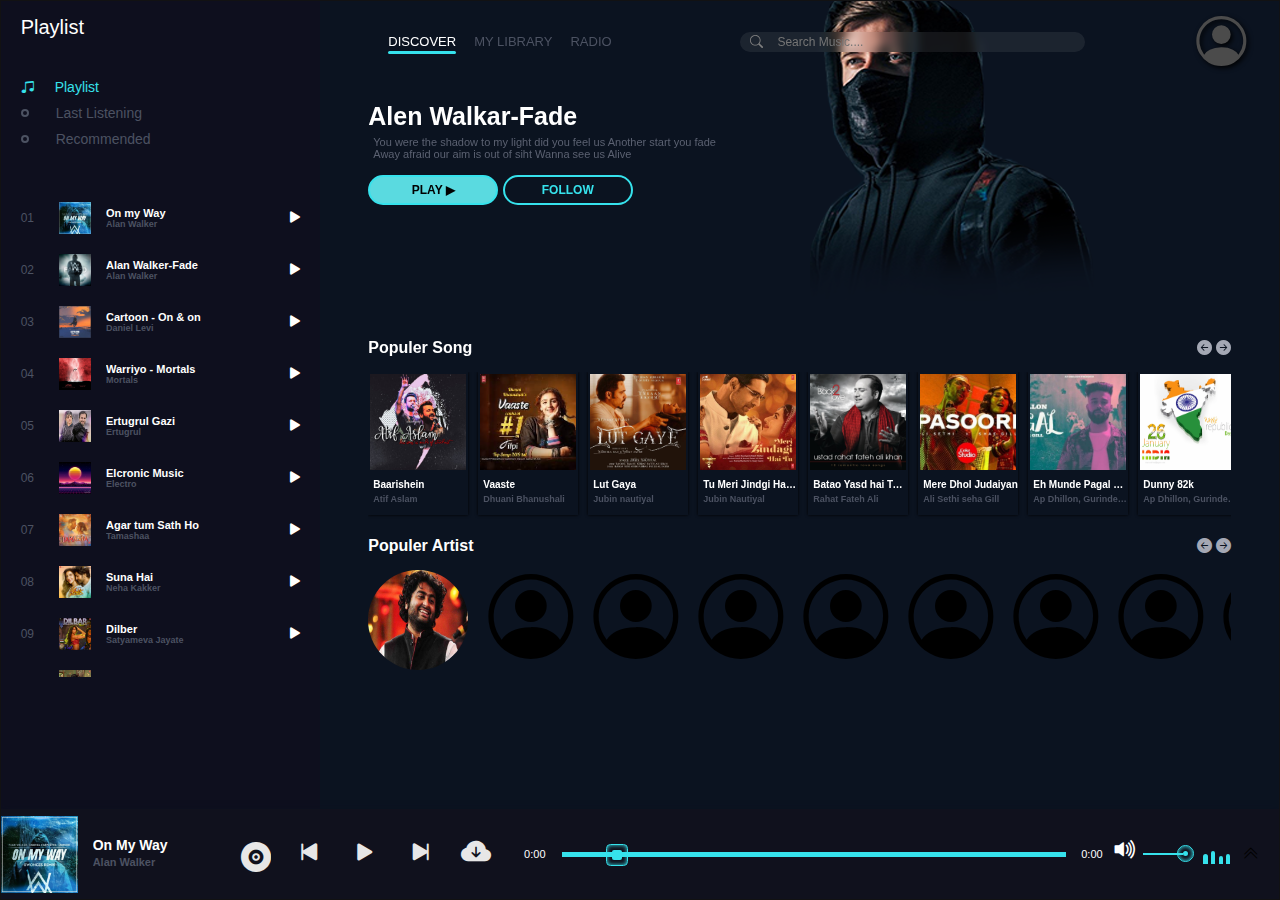
<file: index.html>
<!DOCTYPE html>
<html lang="en">
<head>
    <meta charset="UTF-8">
    <meta http-equiv="X-UA-Compatible" content="IE=edge">
    <meta name="viewport" content="width=device-width, initial-scale=1.0">
    <title>Music🎧</title>
    <link rel="stylesheet" href="https://cdn.jsdelivr.net/npm/bootstrap-icons@1.10.3/font/bootstrap-icons.css">
    <link rel="stylesheet" href="style.css">
    <link rel="stylesheet" href="mobil.css">

</head>
<body>
    <header>
        <div class="menu_side">
            <i class="bi bi-x-lg" ></i>
            <h1>Playlist</h1>
            <div class="playlist">
                <h4 class="active"><span></span><i class="bi bi-music-note-beamed"></i>Playlist</h4>
                <h4><span></span><i class="bi bi-music-note-beamed"></i>Last Listening</h4>
                <h4><span></span><i class="bi bi-music-note-beamed"></i>Recommended</h4>

            </div>
            <div class="menu_song">
                <li class="songItem">
                    <span>01</span>
                    <img src="img/1.jpg" alt="">
                    <h5>On my Way <br>
                         <div class="subtitle">Alan Walker</div>
                    </h5>
                    <i class="bi playListPlay  bi-play-fill" id="1"></i>
                </li>
                <li class="songItem">
                    <span>02</span>
                    <img src="img/2.jpg" alt="">
                    <h5>On my Way <br>
                         <div class="subtitle">Alan Walker</div>
                    </h5>
                    <i class="bi playListPlay  bi-play-fill" id="2"></i>
                </li>
                <li class="songItem">
                    <span>03</span>
                    <img src="img/3.jpg" alt="">
                    <h5>On my Way <br>
                         <div class="subtitle">Alan Walker</div>
                    </h5>
                    <i class="bi playListPlay  bi-play-fill" id="3"></i>
                </li>
                <li class="songItem">
                    <span>04</span>
                    <img src="img/4.jpg" alt="">
                    <h5>On my Way <br>
                         <div class="subtitle">Alan Walker</div>
                    </h5>
                    <i class="bi playListPlay  bi-play-fill" id="4"></i>
                </li>
                <li class="songItem">
                    <span>05</span>
                    <img src="img/5.jpg" alt="">
                    <h5>On my Way <br>
                         <div class="subtitle">Alan Walker</div>
                    </h5>
                    <i class="bi playListPlay  bi-play-fill" id="5"></i>
                </li>
                <li class="songItem">
                    <span>06</span>
                    <img src="img/6.jpg" alt="">
                    <h5>On my Way <br>
                         <div class="subtitle">Alan Walker</div>
                    </h5>
                    <i class="bi playListPlay  bi-play-fill" id="6"></i>
                </li>
                <li class="songItem">
                    <span>07</span>
                    <img src="img/7.jpg" alt="">
                    <h5>On my Way <br>
                         <div class="subtitle">Alan Walker</div>
                    </h5>
                    <i class="bi playListPlay  bi-play-fill" id="7"></i>
                </li>
                <li class="songItem">
                    <span>08</span>
                    <img src="img/8.jpg" alt="">
                    <h5>On my Way <br>
                         <div class="subtitle">Alan Walker</div>
                    </h5>
                    <i class="bi playListPlay  bi-play-fill" id="8"></i>
                </li>
                <li class="songItem">
                    <span>09</span>
                    <img src="img/8.jpg" alt="">
                    <h5>On my Way <br>
                         <div class="subtitle">Alan Walker</div>
                    </h5>
                    <i class="bi playListPlay  bi-play-fill" id="9"></i>
                </li>
                <li class="songItem">
                    <span>10</span>
                    <img src="img/8.jpg" alt="">
                    <h5>On my Way <br>
                         <div class="subtitle">Alan Walker</div>
                    </h5>
                    <i class="bi playListPlay  bi-play-fill" id="10"></i>
                </li>
                <li class="songItem">
                    <span>11</span>
                    <img src="img/8.jpg" alt="">
                    <h5>On my Way <br>
                         <div class="subtitle">Alan Walker</div>
                    </h5>
                    <i class="bi playListPlay  bi-play-fill" id="11"></i>
                </li>
                <li class="songItem">
                    <span>12</span>
                    <img src="img/8.jpg" alt="">
                    <h5>On my Way <br>
                         <div class="subtitle">Alan Walker</div>
                    </h5>
                    <i class="bi playListPlay  bi-play-fill" id="12"></i>
                </li>
                
                
            </div>
        </div>
        <div class="song_side">
            <i class="bi bi-list" id="menuopen"></i>
            <nav>
                <ul>
                    <li>Discover <span></span></li>
                    <li>My Library</li>
                    <li>Radio</li>
                </ul>
                <div class="search">
                    <i class="bi bi-search"></i>
                    <input type="text" placeholder="Search Music....">
                    <div class="search_results">
                        <!-- <a href="" class="card">
                            <img src="img/arjit_img/1.jpg" alt="">
                            <div class="content">
                                on My Way
                                <div class="subtitle">
                                    Alan Walken
                                </div>
                            </div>
                        </a> -->
                    </div>
                </div>
                <div class="user">
                    <!-- <img src="img/KDS CODER.png" alt=""> -->
                    <i class="bi bi-person-circle"></i>
                </div>
            </nav>
            <div class="content">
                <h1>Alen Walkar-Fade</h1>
                <p>You were the shadow to my light did you feel us Another start you fade <br> Away afraid our aim is out of siht Wanna see us Alive</p>
                <div class="buttons">
                    <button>PLAY ▶</button>
                    <button>FOLLOW</button>
                </div>
            </div>
            <div class="populer-song">
                <div class="h4">
                    <h4>Populer Song</h4>
                    <div class="btn_s">
                        <i class="bi bi-arrow-left-circle-fill" id="pop_song_left"></i>
                        <i class="bi bi-arrow-right-circle-fill" id="pop_song_right"></i>
                    </div>
                </div>
                <div class="pop_song">
                    
                    <li class="songItem">
                      <div class="img_play">
                        <img src="img/1.jpg" alt="">
                        <i class="bi playListPlay bi-play-fill" id="13"></i>
                        
                      </div>
                        <h5>On my Way <br>
                            <div class="subtitle">Alan Walker</div>
                        </h5>
                    </li>
                    <li class="songItem">
                      <div class="img_play">
                        <img src="img/1.jpg" alt="">
                        <i class="bi playListPlay bi-play-fill" id="14"></i>
                        
                      </div>
                        <h5>On my Way <br>
                            <div class="subtitle">Alan Walker</div>
                        </h5>
                    </li>
                    <li class="songItem">
                      <div class="img_play">
                        <img src="img/1.jpg" alt="">
                        <i class="bi playListPlay bi-play-fill" id="15"></i>
                        
                      </div>
                        <h5>On my Way <br>
                            <div class="subtitle">Alan Walker</div>
                        </h5>
                    </li>
                    <li class="songItem">
                      <div class="img_play">
                        <img src="img/1.jpg" alt="">
                        <i class="bi playListPlay bi-play-fill" id="16"></i>
                        
                      </div>
                        <h5>On my Way <br>
                            <div class="subtitle">Alan Walker</div>
                        </h5>
                    </li>
                    <li class="songItem">
                      <div class="img_play">
                        <img src="img/1.jpg" alt="">
                        <i class="bi playListPlay bi-play-fill" id="17"></i>
                        
                      </div>
                        <h5>On my Way <br>
                            <div class="subtitle">Alan Walker</div>
                        </h5>
                    </li>
                    <li class="songItem">
                      <div class="img_play">
                        <img src="img/1.jpg" alt="">
                        <i class="bi playListPlay bi-play-fill" id="18"></i>
                        
                      </div>
                        <h5>On my Way <br>
                            <div class="subtitle">Alan Walker</div>
                        </h5>
                    </li>
                    <li class="songItem">
                      <div class="img_play">
                        <img src="img/1.jpg" alt="">
                        <i class="bi playListPlay bi-play-fill" id="19"></i>
                        
                      </div>
                        <h5>On my Way <br>
                            <div class="subtitle">Alan Walker</div>
                        </h5>
                    </li>
                    <li class="songItem">
                      <div class="img_play">
                        <img src="img/1.jpg" alt="">
                        <i class="bi playListPlay bi-play-fill" id="20"></i>
                        
                      </div>
                        <h5>On my Way <br>
                            <div class="subtitle">Alan Walker</div>
                        </h5>
                    </li>
                    <li class="songItem">
                      <div class="img_play">
                        <img src="img/1.jpg" alt="">
                        <i class="bi playListPlay bi-play-fill" id="21"></i>
                        
                      </div>
                        <h5>On my Way <br>
                            <div class="subtitle">Alan Walker</div>
                        </h5>
                    </li>
                    <li class="songItem">
                      <div class="img_play">
                        <img src="img/1.jpg" alt="">
                        <i class="bi playListPlay bi-play-fill" id="22"></i>
                        
                      </div>
                        <h5>On my Way <br>
                            <div class="subtitle">Alan Walker</div>
                        </h5>
                    </li>
                    <li class="songItem">
                      <div class="img_play">
                        <img src="img/1.jpg" alt="">
                        <i class="bi playListPlay bi-play-fill" id="23"></i>
                        
                      </div>
                        <h5>On my Way <br>
                            <div class="subtitle">Alan Walker</div>
                        </h5>
                    </li>
                    <li class="songItem">
                      <div class="img_play">
                        <img src="img/1.jpg" alt="">
                        <i class="bi playListPlay bi-play-fill" id="24"></i>
                        
                      </div>
                        <h5>On my Way <br>
                            <div class="subtitle">Alan Walker</div>
                        </h5>
                    </li>
                    <li class="songItem">
                      <div class="img_play">
                        <img src="img/1.jpg" alt="">
                        <i class="bi playListPlay bi-play-fill" id="25"></i>
                        
                      </div>
                        <h5>On my Way <br>
                            <div class="subtitle">Alan Walker</div>
                        </h5>
                    </li>
                    <li class="songItem">
                      <div class="img_play">
                        <img src="img/1.jpg" alt="">
                        <i class="bi playListPlay bi-play-fill" id="26"></i>
                        
                      </div>
                        <h5>On my Way <br>
                            <div class="subtitle">Alan Walker</div>
                        </h5>
                    </li>
                    <li class="songItem">
                      <div class="img_play">
                        <img src="img/1.jpg" alt="">
                        <i class="bi playListPlay bi-play-fill" id="27"></i>
                        
                      </div>
                        <h5>On my Way <br>
                            <div class="subtitle">Alan Walker</div>
                        </h5>
                    </li>
                    <li class="songItem">
                      <div class="img_play">
                        <img src="img/1.jpg" alt="">
                        <i class="bi playListPlay bi-play-fill" id="28"></i>
                        
                      </div>
                        <h5>On my Way <br>
                            <div class="subtitle">Alan Walker</div>
                        </h5>
                    </li>
                    <li class="songItem">
                      <div class="img_play">
                        <img src="img/1.jpg" alt="">
                        <i class="bi playListPlay bi-play-fill" id="29"></i>
                        
                      </div>
                        <h5>On my Way <br>
                            <div class="subtitle">Alan Walker</div>
                        </h5>
                    </li>
                    <li class="songItem">
                      <div class="img_play">
                        <img src="img/1.jpg" alt="">
                        <i class="bi playListPlay bi-play-fill" id="30"></i>
                        
                      </div>
                        <h5>On my Way <br>
                            <div class="subtitle">Alan Walker</div>
                        </h5>
                    </li>
                    <li class="songItem">
                      <div class="img_play">
                        <img src="img/1.jpg" alt="">
                        <i class="bi playListPlay bi-play-fill" id="31"></i>
                        
                      </div>
                        <h5>On my Way <br>
                            <div class="subtitle">Alan Walker</div>
                        </h5>
                    </li>
                    <li class="songItem">
                      <div class="img_play">
                        <img src="img/1.jpg" alt="">
                        <i class="bi playListPlay bi-play-fill" id="32"></i>
                        
                      </div>
                        <h5>On my Way <br>
                            <div class="subtitle">Alan Walker</div>
                        </h5>
                    </li>
                    <li class="songItem">
                      <div class="img_play">
                        <img src="img/1.jpg" alt="">
                        <i class="bi playListPlay bi-play-fill" id="33"></i>
                        
                      </div>
                        <h5>On my Way <br>
                            <div class="subtitle">Alan Walker</div>
                        </h5>
                    </li>
                    <li class="songItem">
                      <div class="img_play">
                        <img src="img/1.jpg" alt="">
                        <i class="bi playListPlay bi-play-fill" id="34"></i>
                        
                      </div>
                        <h5>On my Way <br>
                            <div class="subtitle">Alan Walker</div>
                        </h5>
                    </li>
                    <li class="songItem">
                      <div class="img_play">
                        <img src="img/1.jpg" alt="">
                        <i class="bi playListPlay bi-play-fill" id="35"></i>
                        
                      </div>
                        <h5>On my Way <br>
                            <div class="subtitle">Alan Walker</div>
                        </h5>
                    </li>
                </div>
            </div>
            <div class="populer_artists">
                        <div class="h4">
                            <h4>Populer Artist</h4>
                            <div class="btn_s">
                                <i class="bi bi-arrow-left-circle-fill" id="pop_art_left"></i>
                                <i class="bi bi-arrow-right-circle-fill" id="pop_art_right"></i>
                            </div>
                        </div>
                        <div class="item">
                            <li>
                               <a href="arjit.html"><img src="img/arjit.jpg" alt=""></a>
                               <div class="title" style="font-size: larger; margin-left: 15px; margin-top: 10px;" >
                                <!-- Arjit Singh -->
                               </div>
                            </li>
                            <li>
                                <div class="user" style="font-size: 85px; color: black;">
                                    <!-- <img src="img/KDS CODER.png" alt=""> -->
                                    <i class="bi bi-person-circle"></i>
                                </div>
                            </li>
                            <li>
                                <div class="user" style="font-size: 85px; color: black;">
                                    <!-- <img src="img/KDS CODER.png" alt=""> -->
                                    <i class="bi bi-person-circle"></i>
                                </div>
                            </li>
                            <li>
                                <div class="user" style="font-size: 85px; color: black;">
                                    <!-- <img src="img/KDS CODER.png" alt=""> -->
                                    <i class="bi bi-person-circle"></i>
                                </div>
                            </li>
                            <li>
                                <div class="user" style="font-size: 85px; color: black;">
                                    <!-- <img src="img/KDS CODER.png" alt=""> -->
                                    <i class="bi bi-person-circle"></i>
                                </div>
                            </li>
                            <li>
                                <div class="user" style="font-size: 85px; color: black;">
                                    <!-- <img src="img/KDS CODER.png" alt=""> -->
                                    <i class="bi bi-person-circle"></i>
                                </div>
                            </li>
                            <li>
                                <div class="user" style="font-size: 85px; color: black;">
                                    <!-- <img src="img/KDS CODER.png" alt=""> -->
                                    <i class="bi bi-person-circle"></i>
                                </div>
                            </li>
                            <li>
                                <div class="user" style="font-size: 85px; color: black;">
                                    <!-- <img src="img/KDS CODER.png" alt=""> -->
                                    <i class="bi bi-person-circle"></i>
                                </div>
                            </li>
                            <li>
                                <div class="user" style="font-size: 85px; color: black;">
                                    <!-- <img src="img/KDS CODER.png" alt=""> -->
                                    <i class="bi bi-person-circle"></i>
                                </div>
                            </li>
                            <li>
                                <div class="user" style="font-size: 85px; color: black;">
                                    <!-- <img src="img/KDS CODER.png" alt=""> -->
                                    <i class="bi bi-person-circle"></i>
                                </div>
                            </li>
                            <li>
                                <div class="user" style="font-size: 85px; color: black;">
                                    <!-- <img src="img/KDS CODER.png" alt=""> -->
                                    <i class="bi bi-person-circle"></i>
                                </div>
                            </li>
                        </div>
            </div>
        </div>



        <div class="master_play " >
                       
            <img src="img/1.jpg" alt="" id="poster_master_play">
            <h5 id="title">
                On My Way 
                <div class="subtitle">
                    Alan Walker 
                </div>
            </h5>

            <div class="icon">
                <i class="bi shuffle bi-vinyl-fill">next</i>
                <i class="bi bi-skip-start-fill" id="back"></i>
                <i class="bi bi-play-fill" id="masterPlay"></i>
                <i class="bi bi-skip-end-fill" id="next"></i>
                <a href="" id="download_music" ><i class="bi bi-cloud-arrow-down-fill" ></i></a>
            </div>
                <span id="currentStart">0:00</span>
                <div class="bar">
                    <input type="range" id="seek" min="0" max="100">
                    <div class="bar2" id="bar2"></div>
                    <div class="dot"></div>
                </div>
                <span id="currentEnd">0:00</span>
            <div class="vol">
                <i class="bi bi-volume-up-fill" id="vol-icon"></i>
                <input type="range" min="0" max="100" id="vol">
                <div class="vol_bar"></div>
                <div class="dot" id="vol_dot"></div>
            </div>
            <div class="wave" id="wave">
                <div class="wave1"></div>
                <div class="wave1"></div>
                <div class="wave1"></div>
                <div class="wave1"></div>
            </div>
            <i class="bi bi-chevron-double-up"></i>
        </div>
    </header>
    <script src="App.js"></script>
</body>
</html>
</file>
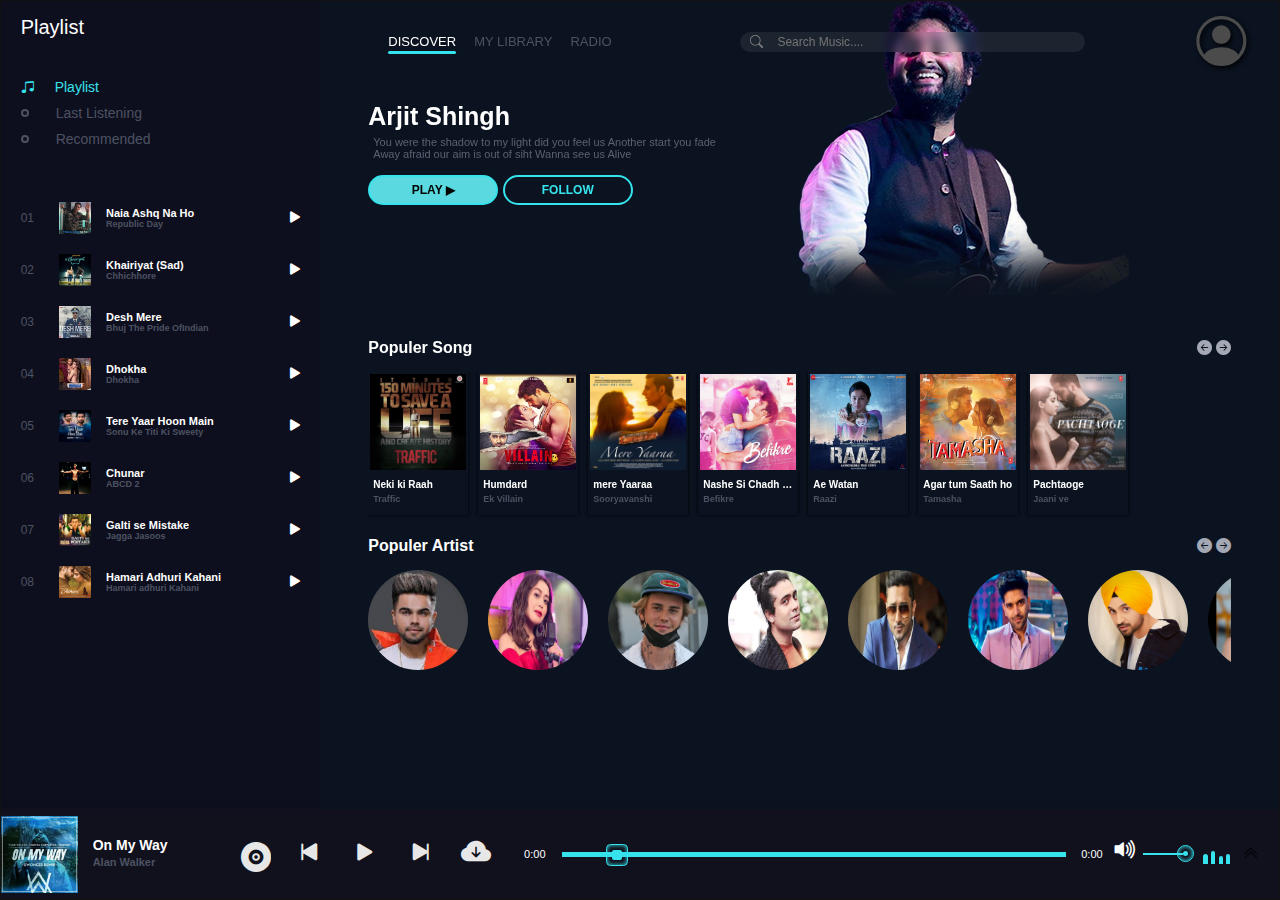
<file: arjit.html>
<!DOCTYPE html>
<html lang="en">

<head>
    <meta charset="UTF-8">
    <meta http-equiv="X-UA-Compatible" content="IE=edge">
    <meta name="viewport" content="width=device-width, initial-scale=1.0">
    <title>Music🎧</title>
    <link rel="stylesheet" href="https://cdn.jsdelivr.net/npm/bootstrap-icons@1.10.3/font/bootstrap-icons.css">
    <link rel="stylesheet" href="style.css">
        <link rel="stylesheet" href="mobil.css">

    <style>
        header .song_side::before{
    /* border: 1px solid red; */
    content: '';
    position: absolute;
    width: 100%;
    height: 300px;
    background: url('arjit_bg.png');
    overflow: hidden;
    z-index: -1;

}
    </style>

</head>

<body>
    <header>
        <div class="menu_side">
            <i class="bi bi-x-lg"></i>
            <h1>Playlist</h1>
            <div class="playlist">
                <h4 class="active"><span></span><i class="bi bi-music-note-beamed"></i>Playlist</h4>
                <h4><span></span><i class="bi bi-music-note-beamed"></i>Last Listening</h4>
                <h4><span></span><i class="bi bi-music-note-beamed"></i>Recommended</h4>

            </div>
            <div class="menu_song">
                <li class="songItem">
                    <span>01</span>
                    <img src="img/1.jpg" alt="">
                    <h5>On my Way <br>
                        <div class="subtitle">Alan Walker</div>
                    </h5>
                    <i class="bi playListPlay  bi-play-fill" id="1"></i>
                </li>
                <li class="songItem">
                    <span>02</span>
                    <img src="img/2.jpg" alt="">
                    <h5>On my Way <br>
                        <div class="subtitle">Alan Walker</div>
                    </h5>
                    <i class="bi playListPlay  bi-play-fill" id="2"></i>
                </li>
                <li class="songItem">
                    <span>03</span>
                    <img src="img/3.jpg" alt="">
                    <h5>On my Way <br>
                        <div class="subtitle">Alan Walker</div>
                    </h5>
                    <i class="bi playListPlay  bi-play-fill" id="3"></i>
                </li>
                <li class="songItem">
                    <span>04</span>
                    <img src="img/4.jpg" alt="">
                    <h5>On my Way <br>
                        <div class="subtitle">Alan Walker</div>
                    </h5>
                    <i class="bi playListPlay  bi-play-fill" id="4"></i>
                </li>
                <li class="songItem">
                    <span>05</span>
                    <img src="img/5.jpg" alt="">
                    <h5>On my Way <br>
                        <div class="subtitle">Alan Walker</div>
                    </h5>
                    <i class="bi playListPlay  bi-play-fill" id="5"></i>
                </li>
                <li class="songItem">
                    <span>06</span>
                    <img src="img/6.jpg" alt="">
                    <h5>On my Way <br>
                        <div class="subtitle">Alan Walker</div>
                    </h5>
                    <i class="bi playListPlay  bi-play-fill" id="6"></i>
                </li>
                <li class="songItem">
                    <span>07</span>
                    <img src="img/7.jpg" alt="">
                    <h5>On my Way <br>
                        <div class="subtitle">Alan Walker</div>
                    </h5>
                    <i class="bi playListPlay  bi-play-fill" id="7"></i>
                </li>
                <li class="songItem">
                    <span>08</span>
                    <img src="img/8.jpg" alt="">
                    <h5>On my Way <br>
                        <div class="subtitle">Alan Walker</div>
                    </h5>
                    <i class="bi playListPlay  bi-play-fill" id="8"></i>
                </li>
            </div>
        </div>
        <div class="song_side">
             <i class="bi bi-list" id="menuopen"></i>
            <nav>
                <ul>
                    <li>Discover <span></span></li>
                    <li>My Library</li>
                    <li>Radio</li>
                </ul>
                <div class="search">
                    <i class="bi bi-search"></i>
                    <input type="text" placeholder="Search Music....">
                </div>
                <div class="user">
                    <!-- <img src="img/KDS CODER.png" alt=""> -->
                    <i class="bi bi-person-circle"></i>
                </div>
            </nav>
            <div class="content">
                <h1>Arjit Shingh</h1>
                <p>You were the shadow to my light did you feel us Another start you fade <br> Away afraid our aim is
                    out of siht Wanna see us Alive</p>
                <div class="buttons">
                    <button>PLAY ▶</button>
                    <button>FOLLOW</button>
                </div>
            </div>
            <div class="populer-song">
                <div class="h4">
                    <h4>Populer Song</h4>
                    <div class="btn_s">
                        <i class="bi bi-arrow-left-circle-fill" id="pop_song_left"></i>
                        <i class="bi bi-arrow-right-circle-fill" id="pop_song_right"></i>
                    </div>
                </div>
                <div class="pop_song">
                    <li class="songItem">
                        <div class="img_play">
                            <img src="img/1.jpg" alt="">
                            <i class="bi playListPlay bi-play-fill" id="9"></i>

                        </div>
                        <h5>On my Way <br>
                            <div class="subtitle">Alan Walker</div>
                        </h5>
                    </li>
                    <li class="songItem">
                        <div class="img_play">
                            <img src="img/1.jpg" alt="">
                            <i class="bi playListPlay bi-play-fill" id="10"></i>

                        </div>
                        <h5>On my Way <br>
                            <div class="subtitle">Alan Walker</div>
                        </h5>
                    </li>
                    <li class="songItem">
                        <div class="img_play">
                            <img src="img/1.jpg" alt="">
                            <i class="bi playListPlay bi-play-fill" id="11"></i>

                        </div>
                        <h5>On my Way <br>
                            <div class="subtitle">Alan Walker</div>
                        </h5>
                    </li>
                    <li class="songItem">
                        <div class="img_play">
                            <img src="img/1.jpg" alt="">
                            <i class="bi playListPlay bi-play-fill" id="12"></i>

                        </div>
                        <h5>On my Way <br>
                            <div class="subtitle">Alan Walker</div>
                        </h5>
                    </li>
                    <li class="songItem">
                        <div class="img_play">
                            <img src="img/1.jpg" alt="">
                            <i class="bi playListPlay bi-play-fill" id="13"></i>

                        </div>
                        <h5>On my Way <br>
                            <div class="subtitle">Alan Walker</div>
                        </h5>
                    </li>
                    <li class="songItem">
                        <div class="img_play">
                            <img src="img/1.jpg" alt="">
                            <i class="bi playListPlay bi-play-fill" id="14"></i>

                        </div>
                        <h5>On my Way <br>
                            <div class="subtitle">Alan Walker</div>
                        </h5>
                    </li>
                    <li class="songItem">
                        <div class="img_play">
                            <img src="img/1.jpg" alt="">
                            <i class="bi playListPlay bi-play-fill" id="15"></i>

                        </div>
                        <h5>On my Way <br>
                            <div class="subtitle">Alan Walker</div>
                        </h5>
                    </li>
                   
                </div>
            </div>
            <div class="populer_artists">
                <div class="h4">
                    <h4>Populer Artist</h4>
                    <div class="btn_s">
                        <i class="bi bi-arrow-left-circle-fill" id="pop_art_left"></i>
                        <i class="bi bi-arrow-right-circle-fill" id="pop_art_right"></i>
                    </div>
                </div>
                <div class="item">

                    <li>
                        <img src="img/akhil.jpg" alt="">
                    </li>
                    <li>
                        <img src="img/neha.jpg" alt="">
                    </li>
                    <li>
                        <img src="img/justin-bieber-lede.jpg" alt="">
                    </li>
                    <li>
                        <img src="img/jubin Nautiyal.jpg" alt="">
                    </li>
                    <li>
                        <img src="img/honey.jpg" alt="">
                    </li>
                    <li>
                        <img src="img/guru.jpg" alt="">
                    </li>
                    <li>
                        <img src="img/Diljit_Dosanjh.jpg" alt="">
                    </li>
                    <li>
                        <img src="img/dhvani.jpg" alt="">
                    </li>
                    <li>
                        <img src="img/atif.jpg" alt="">
                    </li>
                    <li>
                        <img src="img/alan.jpg" alt="">
                    </li>

                
                </div>
            </div>
        </div>



            <div class="master_play">
                <img src="img/1.jpg" alt="" id="poster_master_play">
                <h5 id="title">
                    On My Way
                    <div class="subtitle">
                        Alan Walker
                    </div>
                </h5>
            
                <div class="icon">
                    <i class="bi shuffle bi-vinyl-fill">next</i>
                    <i class="bi bi-skip-start-fill" id="back"></i>
                    <i class="bi bi-play-fill" id="masterPlay"></i>
                    <i class="bi bi-skip-end-fill" id="next"></i>
                    <a href="" id="download_music"><i class="bi bi-cloud-arrow-down-fill"></i></a>
                </div>
                <span id="currentStart">0:00</span>
                <div class="bar">
                    <input type="range" id="seek" min="0" max="100">
                    <div class="bar2" id="bar2"></div>
                    <div class="dot"></div>
                </div>
                <span id="currentEnd">0:00</span>
                <div class="vol">
                    <i class="bi bi-volume-up-fill" id="vol-icon"></i>
                    <input type="range" min="0" max="100" id="vol">
                    <div class="vol_bar"></div>
                    <div class="dot" id="vol_dot"></div>
                </div>
                <div class="wave" id="wave">
                    <div class="wave1"></div>
                    <div class="wave1"></div>
                    <div class="wave1"></div>
                    <div class="wave1"></div>
                </div>
                        <i class="bi bi-chevron-double-up"></i>
            </div>
    </header>
    <script src="Arjit.js"></script>
</body>

</html>
</file>
<file: style.css>
*{
    padding: 0;
    margin: 0;
    box-sizing: border-box;
}

body{
    font-family:Verdana, Geneva, Tahoma, sans-serif;
    width: 100%;
    height: 100vh;
    background: #121213;
    display: flex;
    align-items: center;
    justify-content: center;
    margin: 0 auto;
    /* display: grid; */
    /* place-items: center; */

}
h1::selection{
    background-color: #000000;
}
h5::selection{
    background-color: #000000;
}
div::selection{
    background-color: #000000;
}
span::selection{
    background-color: #000000;
}
img::selection{
    background-color: #000000;
}
h4::selection{
    background-color: #000000;
}
p::selection{
    background-color: #000000;
}
button::selection{
    background-color: #000000;
}
li::selection{
    background-color: #000000;
}
input::selection{
    background-color: #000000;
}
header{
    width: 85%;
    height: 95%;
    width: 99.9%;
    height: 99.8%;
    /* border: 1px solid #fff; */
    display: flex;
    flex-wrap: wrap;
    overflow: hidden;
    position: relative;
}
header .menu_side, .song_side{
    width: 25%;
    height: 90%;
    /* border: 1px solid red; */
    background: #0e0f1e;
    color: white;
}
header .song_side{
    width: 75%;
    background: #0b1320;
}
header .master_play{
    width: 100%;
    height: 10%;
    /* border:1px solid #00ff04; */
    background: #10111d;
    box-shadow: 0px 3px 8px #090f1f;

}
header .menu_side h1{
        /* border:1px solid #00ff04; */
    font-size: 20px;
    margin: 15px 0px 0px 20px ;
    font-weight: 500;
}
header .menu_side .playlist{
    margin: 40px 0px 0px 20px;
}
header .menu_side .playlist h4{
    font-size: 14px;
    font-weight: 400;
    padding-bottom: 10px;
    color: #4c5262;
    cursor: pointer;
    display: flex;
    align-items: center;
    transition: 0.3s linear;
}
header .menu_side .playlist h4:hover{
    color: wheat;
}
header .menu_side .playlist h4 span{
    position: relative;
    margin-right: 35px;
    
}
header .menu_side .playlist h4 span::before{
    content: '';
    position: absolute;
    width: 4px;
    height: 4px;
    border: 2px solid #4c5262;
    border-radius: 50%;
    top: -4px;
    transition: .3s linear;
}
header .menu_side .playlist h4:hover span::before{
    border: 2px solid white;
    background: white;

}
header .menu_side .playlist h4 .bi{
    display: none;
}
header .menu_side .playlist .active {
    color: #36e2ec;
}
header .menu_side .playlist .active span {
    display: none;
}
header .menu_side .playlist .active .bi {
    display: flex;
    margin-right: 20px;
}
header .menu_side .menu_song{
    width: 100%;
    height: 480px;
    /* border: 1px solid rgb(207, 70, 70); */
    margin-top: 40px;
    overflow: hidden;
    z-index: -59579;
    overflow: scroll;
}
header .menu_side .menu_song::-webkit-scrollbar{
   display: none;
}
header .menu_side .menu_song li{
    list-style-type: none;
    position: relative;
    padding: 5px 0px 5px 20px;
    display: flex;
    align-items: center;
    margin-bottom: 10px;
    cursor: pointer;
    transition: .3s linear;
}
header .menu_side .menu_song li:hover{
    box-shadow: 0px 0px 10px black;
    background: rgb(105, 105, 105, .1);
}

header .menu_side .menu_song li span{
    font-size: 12px;
    font-weight: 500;
    color: #4c5262;
}
header .menu_side .menu_song li img{
    width: 32px;
    height: 32px;
    margin-left: 25px;
}
header .menu_side .menu_song li h5{
    font-size: 11px;
    margin-left: 15px;
    width: 170px;
    /* border: 1px solid #fff; */
    overflow: hidden;
    text-overflow: ellipsis;
    white-space: nowrap;
}
header .menu_side .menu_song li h5 .subtitle{
    font-size: 9px;
    color: #4c5262;
}
header .menu_side .menu_song li .bi{
    position: absolute;
    right: 15px;
    font-size: 20px;
}
header .menu_side .menu_song li .bi:hover{
    color: rgb(0, 255, 153);
}
header .menu_side .menu_song li:hover{
    color: rgb(0, 202, 209);
}
header .menu_side .menu_song li h5 .subtitle:hover{
    color: rgb(177, 177, 177);
}

header .master_play {
    display: flex;
    align-items: center;
    padding: 0px 20px;
    z-index: 535534;
}

header .master_play .wave{
    width: 30px;
    height: 30px;
    /* border: 1px solid pink; */
    padding-bottom: 5px;
    display: flex;
    align-items:flex-end;
    margin: 0px 10px 0px 20px;
    /* right:  10%; */
}
header .master_play .wave .wave1{
    width: 5px;
    height: 10px;
    background: #36e2ec;
    margin-right: 3px;
    border-radius: 10px 10px 0px 0px;
    animation: wave unset;
    /* animation: wave .5s linear infinite; */
}
header .master_play .wave .wave1:nth-child(2){
    height: 13px;
    margin-right: 3.3px;
        animation-delay: .4s;
}
header .master_play .wave .wave1:nth-child(3){
    height: 8px;
    animation-delay: .7s;
}

/* javascript classes */

header .master_play .active1 .wave1{
    animation: wave .5s linear infinite;
}
header .master_play .active1:nth-child(2) {
    animation-delay: .4s;
}

header .master_play .active1:nth-child(3) {
    animation-delay: .7s;
}

@keyframes wave{
    0%{
        height:0px;
    }
    30%{
        height:9px;
    }
    60%{
        height:20px;
    }
    80%{
        height:10px;
    }
    100%{
        height:15px;
    }

}

header .master_play img {
    margin-left: -20px;
    width: 77px;
    height: auto;
    position: sticky;
}
header .master_play h5 {
    margin-right: 10vh;
    width: 200px;
    /* border: 1px solid greenyellow; */
    margin-left: 15px;
    color: #fff;
    line-height: 17px;
    overflow: hidden;
    text-overflow: ellipsis;
    white-space: nowrap;
    font-size: 14px;
    /* left: 5%; */
    position: relative;
}
/* header .master_play #currentEnd {
} */
header .master_play h5 .subtitle {
    font-size: 11px;
    overflow: hidden;
    text-overflow: ellipsis;
    white-space: nowrap;
    color: #4c5262;
    width: 100%;
}

header .master_play .icon{
    font-size: 90px;
    font-size: 20px;
    color: white;
    margin: 0px 0px 0px 10px;
    outline: none;
    align-items: center;
    /* border: 1px solid red; */
    min-width: 250px;
}
header .master_play .icon .bi{
    cursor: pointer;
    outline: none;
    color: rgb(231, 231, 231);
    cursor: pointer;
    font-size: 30px;
}

header .master_play .icon .shuffle{
    /* cursor: pointer; */
    /* outline: none; */
    font-size: 30px;
    margin-right: 10px;
    max-width: 31.9px;
    /* border: 1px solid red; */
    padding: 2px;
    overflow: hidden;
    display: flex;
    align-items: center;
    margin-left: -35px;
    margin-bottom: -40px;
}
header .master_play .icon #download_music{
    text-decoration: none;
    color: white;
    font-size: 22px;
    margin-left: 10px;
}

header .master_play .icon .bi:nth-child(2){

    margin-left: 8%;
}
header .master_play .icon .bi:nth-child(3){

    margin-left: 8%;
}
header .master_play .icon .bi:nth-child(4){

    margin-left: 8%;
}
header .master_play .icon #download_music:nth-child(5){
    margin-left: 8%;
}
header .master_play span{
    color: #fff;
    width: 32px;
    /* border: 1px solid red; */
    font-size: 11px;
    font-weight: 400;
}
header .master_play #currentStart{
    /* margin: 0px 20px 0px 20px; */
}

header .master_play .bar{
    position: relative;
    width: 100%;
    height: 5px;
    background: rgb(105, 105, 170, .1);
    margin: 0px 15px 0px 0px;
    /* bottom: 10%; */
    /* position: absolute; */
    margin-left: 1.3%;
}

header .master_play .bar .bar2{
    position: absolute;
    background: #36e2ec;
    width: 100%;
    height: 100%;
    top: 0;
    transition: 1s linear;
}
/* vol_bar */
header .master_play .bar .dot{
    position: absolute;
    width: 10px;
    height: 10px;
    background: #36e2ec;
    border-radius: 20%;
    left: 10%;
    /* left: 0%; */
    top: -1.7px;
    transition: 1s linear;
}

header .master_play .bar .dot::before{
    position: absolute;
    content: '';
    width: 20px;
    height: 20px;
    border: 1px solid #36e2ec;
    border-radius: 20%;
    left: -6px;
    top: -6px;
    box-shadow:  inset 0px 0px 4px  #36e2ec;
    -webkit-animation: spin 2s linear infinite;
        animation: spin 2s linear infinite;
}

/* -webkit-animation: spin 2s linear infinite;
animation: spin 2s linear infinite; */



@-webkit-keyframes spin {
    0% {
        -webkit-transform: rotate(0deg);
    }

    100% {
        -webkit-transform: rotate(360deg);
    }
}

@keyframes spin {
    0% {
        transform: rotate(0deg);
    }

    100% {
        transform: rotate(360deg);
    }
}

header .master_play .bar input{
    position: absolute;
    width: 100%;
    top: -7px;
    left: 0;
    cursor: pointer;
    z-index: 99999;
    opacity: 0;
}


header .master_play .vol{
    position: relative;
    width: 100px;
    height: 2px;
    background: rgb(105, 105, 170, .1);
    /* margin-left: 50px; */
    /* left:75%; */
    margin-left: 40px;
}

header .master_play .vol .bi{
    position: absolute;
    color: #fff;
    font-size: 25px;
    top: -17px;
    left: -30px;
}
header .master_play .vol input {
    position: absolute;
    width: 100%;
    top: -7px;
    left: 0;
    cursor: pointer;
    z-index: 9999;
    opacity: 0;
}
header .master_play .vol .vol_bar {
    position: absolute;
    background: #36e2ec;
    width: 100%;
    height: 100%;
    top: 0;
    transition: 1s linear;
}
header .master_play .vol .dot{
    position: absolute;
    width: 5px;
    height: 5px;
    background: #36e2ec;
    border-radius: 50%;
    left: 100%;
        top: -1.7px;
        transition: 1s linear;
}
    header .master_play .vol .dot::before {
        position: absolute;
            content: '';
            width: 15px;
            height: 15px;
            border: 1px solid #36e2ec;
            border-radius: 50%;
            left: -6px;
            top: -6px;
            box-shadow: inset 0px 0px 4px #36e2ec;
}
header .song_side{
    z-index: 2;
    /* border: 1px solid red; */
}
header .song_side::before{
    /* border: 1px solid red; */
    content: '';
    position: absolute;
    width: 100%;
    height: 300px;
    background: url('img/bg.png');
    overflow: hidden;
    z-index: -1;

}
header .song_side nav{
    width: 90%;
    height: 10%;
    /* border: 1px solid #889fdf; */
    margin: auto;
    display: flex;
    align-items: center;
    justify-content: space-between;
}
header .song_side nav ul{
    display: flex;
    margin-left: 20px;
}
header .song_side nav ul li{
    list-style-type: none;
    position: relative;
    font-size: 13px;
    text-transform: uppercase;
    color: #4c5262;
    margin-right: 18px;
    cursor: pointer;
    transition: .5s linear;
}
header .song_side nav ul li:hover{
    color: #fff;
}
header .song_side nav ul li:nth-child(1){
    color: #fff;
}
header .song_side nav ul li span{
    position: absolute;
    width: 100%;
    height: 2.5px;

    background: #36e2ec;
    bottom: -5px;
    left: 0;
    border-radius: 20px;
}
header .song_side nav .search{
    position: relative;
    width: 40%;

    padding: 1px 10px;
    border-radius: 20px;
    /* border: 1px solid #fff; */
    color: gray;
}
header .song_side nav .search::before{
    content: '';
    position: absolute;
    width: 100%;
    height: 100%;
    background: rgb(184, 184, 184, .1);
    border-radius: 20px;
    backdrop-filter: blur(5px);
    z-index: -1;
}
header .song_side nav .search .search_results{
    position: absolute;
    width: 100%;
    height: 200px;
    /* border: 1px solid rgb(0, 255, 26); */
    margin-top: 10px;
    border-radius: 10px;
    overflow: auto;
}
header .song_side nav .search .search_results::-webkit-scrollbar{
    display: none;
}
header .song_side nav .search .search_results .card{
    width: 100%;
    min-height: 45px;
    /* border: 1px solid #fff; */
    display: flex;
    align-items: center;
    background: rgba(184,184,184, .1);
    border-radius: 10px;
    margin-bottom: 5px;
        text-decoration: none;
        box-shadow: 0px 0px 5px rgba(255, 255, 255, 0.257);
        display: none;
}
header .song_side nav .search .search_results .card img{
    width: 45px;
    height: 45px;
    border-radius: 5px 0px 0px 5px;
    margin-left: 0px;
}
header .song_side nav .search .search_results .card .content{
    width: 80%;
    height: 100%;
    /* border: 1px solid rgb(127, 125, 125); */
    padding: 0;
    color: rgb(255, 255, 255);
    font-size: 13px;
    font-weight: 600;

}
header .song_side nav .search .search_results .card .content .subtitle{
    width: 80%;
    height: 100%;
    color: rgb(186, 186, 186);
    font-size: 11px;
    font-weight: 500;

}
header .song_side nav .search .bi{
   font-size: 13px;
   padding: 3px 0px 0px 10px;
}
header .song_side nav .search input{
   background: none;
   background: transparent;
   border: none;
   outline: none;
   padding: 0px 10px;
   color: #fff;
   font-size: 12px;
   
}
header .song_side nav .user{
   position: relative;
   width: 30px;
   height: 30px;
   margin-right: 3%;
}
header .song_side nav .user i{
   color: #4b4b4b;
   font-size: 50px;
   position: absolute;
   width: 100%;
   height: 100%;
   text-shadow: 2px 2px 5px #000000ec;
   top: -13px;
   right: -20px;
}
header .song_side .content{
    width: 90%;
    height: 30%;
    /* border: 1px solid red; */
    margin: auto;
    padding-top: 20px;
}
header .song_side .content h1{
    font-size: 25px;
    font-weight: 600;
}
header .song_side .content p{
    font-size: 11px;
    font-weight: 400;
    color: #5b6171;
    margin: 5px;
}
header .song_side .content .buttons{
    margin-top: 15px;
    
}
header .song_side .content .buttons button{
    width: 130px;
    height: 30px;
    border: 2px solid #36e2ec;
    outline: none;
    border-radius: 20px;
    background: #5adae0;
    color: rgb(0, 0, 0);
    cursor: pointer;
    transition: .3s linear;
    font-size: 12px;
    font-weight: 600;
}
header .song_side .content .buttons button:hover{
    background: none;
    color: #36e2ec;
}
header .song_side .content .buttons button:nth-child(2){
    background: none;
    color: #36e2ec;
}
header .song_side .content .buttons button:nth-child(2):hover{
    background: #36e2ec;
    color: #000000;
}
header .song_side .populer-song{
    width: 90%;
    height: auto;
    margin: auto;
    margin-top: 15px;
    /* border: 1px solid pink; */
}



header .song_side .populer-song .h4{

    display: flex;
    align-items: center;
    justify-content: space-between;
}
header .song_side .populer-song .h4 .bi{
    color: #a4a8b4;
    font-size: 15px;
    cursor: pointer;
    transition: .3s linear;
}
header .song_side .populer-song .h4 .bi:hover{
    color: #ffffff;
    
}
header .song_side .populer-song .pop_song{
    width: 100%;
    height: 150px;
    margin-top: 15px;
    display: flex;
    /* border: 1px solid red; */
    overflow: auto;
    scroll-behavior: smooth;
}
header .song_side .populer-song .pop_song::-webkit-scrollbar{
    display: none;
}
header .song_side .populer-song .pop_song li{
    min-width: 100px;
    height: 143px;
    list-style-type: none;
    margin-right: 10px;
    transition: .3s linear;
    box-shadow: 0px 0px 3px rgb(0, 0, 0);
    
}
header .song_side .populer-song .pop_song li:hover{
    background: rgb(0, 0, 0);
    box-shadow: 0px 0px 8px 5px rgb(0, 0, 0);
   border: 1px solid rgb(68, 68, 68);
   
}
header .song_side .populer-song .pop_song li .img_play{
    position: relative;
    width: 100px;
    height: 100px;
    display: flex;
    align-items: center;
    justify-content: center;
}
header .song_side .populer-song .pop_song li .img_play img{
    width: 100%;
    height: 100%;
    margin: 2px ;
    padding: 2px;
}


header .song_side .populer-song .pop_song li .img_play .bi{
    position: absolute;
    font-size: 20px;
    cursor: pointer;
    transition: .3s linear;
    color: rgb(255, 255, 255);
    text-shadow: 0px 0px 10px black;
    opacity: 0;
}
header .song_side .populer-song .pop_song li:hover .img_play .bi{
    opacity: 1;
}
header .song_side .populer-song .pop_song li h5{
    padding: 5px 0px 0px 5px;
    line-height: 15px;
    font-size: 10px;
    width: 100px;
    overflow: hidden;
    white-space: nowrap;
    text-overflow: ellipsis;
}
header .song_side .populer-song .pop_song li h5 .subtitle{
    font-size: 9px;
    overflow: hidden;
    white-space: nowrap;
    text-overflow: ellipsis;
    color: #4c5262;
}
header .song_side .populer_artists{
    width: 90%;
    height: auto;
    margin: auto;
    margin-top: 15px;
    /* border: 1px solid white; */
}
header .song_side .populer_artists .h4 {
    display: flex;
    align-items: center;
    justify-content: space-between;
}

header .song_side .populer_artists .h4 .bi {
    color: #a4a8b4;
    cursor: pointer;
    transition: .3s linear;
    font-size: 15px;
}

header .song_side .populer_artists .h4 .bi:hover {
    color: #ffffff;

}
header .song_side .populer_artists .item {
        width: 100%;
        height: 150px;
        margin-top: 15px;
        display: flex;
        /* border: 1px solid red; */
        overflow: auto;
        scroll-behavior: smooth;
}
header .song_side .populer_artists .item::-webkit-scrollbar {
        display: none;
}
header .song_side .populer_artists .item li{
    list-style-type: none;
    position: relative;
    width: 100px;
    height: 100px;
    border-radius: 50%;
    margin-right: 20px;
    cursor: pointer;
}
header .song_side .populer_artists .item li img{
    position: relative;
    width: 100px;
    height: 100px;
    border-radius: 50%;
    margin-right: 20px;
    cursor: pointer;
} 
header .song_side .populer_artists .item li img{
    position: relative;
    width: 100px;
    height: 100px;
    border-radius: 50%;
    margin-right: 20px;
    cursor: pointer;
    /* border: .1px solid black; */
} 

/* //////////////////////////mobile style//////////////////////// */


.bi-list{
    display: none;
}
.bi-x-lg{
    display: none;
}






/* 



*/
</file>
<file: mobil.css>
@media only screen and (max-width: 800px){

    header .master_pl {
        /* display: none; */
        /* position: absolute; */
        /* border: 2px solid red; */
        display: block;
        margin: auto;
    }

    header .master_pl .wave{
        display: none;
    }
    header .master_play .icon{
        margin-left: 10%;
    }
    header .master_pl .icon{
        position: absolute;
        /* border: 2px solid red; */
        margin-top: 10%;
        font-size: 50px;
        width: 100%;
        display: flex;
        /* margin: auto; */
    }
    header .master_pl .icon .bi:nth-child(1) {
            margin-left: 0%;
            margin-top: -40px;
    }
    header .master_pl .icon .bi:nth-child(2) {
    
            margin-left: 10%;
    }
    header .master_pl .icon .bi:nth-child(3) {
    
            margin-left: 15%;
    }
    header .master_pl .icon .bi:nth-child(4) {
    
            margin-left: 16%;
    }
    header .master_play_mobil {
        width: 100%;
        height: 100%;
        position: absolute;
    }

    .bi-chevron-double-up {
        color: #fff;
        font-size: 30px;
    }
    #barr{
        /* display: flex; */
    }
    .bi-chevron-double-down {
        color: #fff;
        font-size: 30px;
    }

    header .master_pl img {
        width: 400px;
        height: 400px;
        margin-top: 5vh;
        box-shadow: 0px 0px 10px 5px black;
        border-radius: 50%;
        margin-left: 20%;
        padding: 10px;
    }

    header .master_play h5{
        display: none;
    } 
    header .master_pl h5 {
        font-size: 20px;
        /* border: 1px solid pink; */
        width: 100%;
        margin: 0;
        text-align: center;
        margin-top: 20px;
        margin-bottom: 5%;
        display: block;
    }

    header .master_pl h5 .subtitle {
        font-size: 15px;
    }
    header .master_pl .vol {
        display: none;
    }
  header .master_play .vol {
      display: none;
  }

    header .master_pl .bar {
        /* position: absolute; */
        margin-top: -70px;
        width: 90%;
        margin: 10px 10px 10px 10px;
        margin: auto;
        /* border: 1px solid red; */
        /* position: relative; */
    }
        header .master_pl #currentEnd{
            position: absolute;
            margin-left: 92%;
            margin-top: -3%;
        }
        header .master_play #currentEnd{
            /* position: absolute; */
            /* margin-left: -10px; */
            /* margin-top: -3%; */
        }
        header .master_play #currentStart{
            /* position: absolute; */
            margin-right: 10px;
            /* margin-top: -3%; */
        }
        header .master_pl #currentStart{
            /* margin-top: -4%; */
        }

    header .bi-chevron-double-down {
        top: 0;
        right: 0;
        margin: 10px;
        position: absolute;
        display: block;
    }
}


@media only screen and (max-width: 600px) {
    header .master_play .bar{
        position: absolute; 
        margin-bottom: 15%;
        margin-left: -3.3%;
    }
    header .master_play .wave {
     /* display: none; */
    }
     header .master_pl img {
      margin-left: 10%;
    }
     header .master_pl #currentEnd {
     position: relative;
     left: 85%;
     margin: auto;
     /* position: absolute; */
     /* margin-right: -20px; */
     /* margin-bottom: -20px; */
     /* margin-left: 90%; */
      }
     header .master_pl #currentStart {
     position: relative;
     margin-bottom: 20px;
      }
    header .master_pl .bar {
        width: 75%;
        margin-left: 8%;
        margin-top: -6px;
        /* position: absolute; */
    }
}

@media only screen and (max-width: 510px) {
    header .master_play .wave {
            display: none;
            /* margin-left: 0px; */
            /* position: ; */
        }
}
@media only screen and (max-width: 530px) {
    header .song_side nav .user i{
        margin-right: 30px;
    }
         header .master_play .icon {
             /* border: 1px solid #fff; */
             /* min-width: 160px; */
         }
    header .master_pl .bar{
        /* width: 80%; */
        /* margin-left: 20%; */
        position: absolute;
    }
    header .master_play img {
        width: 70px;
        height: 70px;
        /* margin-left: -8%; */
        margin-top: 25px;
        }
    header .master_pl img {
        width: 399px;
        height: 399px;
        margin-left: 10%;
        }
    header .song_side nav .search{
        margin-left: 50px;
     display: flex;
    }

    header .master_play .wave {
            /* display: none; */
            /* margin-left: 0px; */
            /* position: ; */
        }
      /* header .master_play .icon  { */
        /* border: 1px solid #fff; */
        /* min-width: 160px; */
      /* } */
          header .song_side nav ul{
            display: none;
          }
      header .master_pl .icon .bi:nth-child(1) {
       margin-left: -5%;
       /* display: none; */
    }

        /* header .master_pl #currentEnd { */
           /* margin-left: -15%; */
        /* position: relative; */
            /* left: 85%; */
            /* margin: auto; */
           /* padding: 3px; */
           /* margin: 5px; */
        /* } */

        header .master_play #currentEnd {
           /* display: none; */
           /* opacity: 0; */
        }
    
        header .master_play #currentStart {
            /* display: none; */
            /* opacity: 0; */
        }
     /* header .master_play .bar{
        margin-bottom: 15%;
        margin-left: -6%;
     } */
}
@media only screen and (max-width: 440px) {
        header .master_play .wave {
                display: none;
                /* margin-left: 0px; */
                /* position: ; */
            }
                        header .master_pl img {
                            width: 359px;
                            height: 359px;
                            margin-left: 2%;
                        }
   header .master_pl .icon .bi:nth-child(1) {
         margin-left: -10%;
    }
        header .master_play #currentStart {
            /* margin-left: -10%; */
            /* display: flex; */
            /* position: relative; */
        }
        header .master_play .icon {
            min-width: 210px;
        }
}
@media only screen and (max-width: 400px) {
            header .master_pl #currentEnd {
                    /* display: block; */
                }
   header .master_play .icon .bi:nth-child(1) {
    /* display: flex; */
        /* margin-top:9%; */
     }
           header .master_pl img {
            width: 330px;
            height: 330px;
            margin-left: -1%;
            margin-top: 20%;
           }
                header .master_pl #currentStart {
                    /* display: block; */
                }

                  header .master_play .icon {
                      /* border: 1px solid #fff; */
                      min-width: 160px;
                      margin-top: 23%;
                      margin-left: 1%;
                  }
                  header .master_pl .icon {
                      /* border: 1px solid #fff; */
                      margin-top: 30%;
                      margin-left: 7%;
                  }

         header .master_pl .icon .bi:nth-child(1) {
             /* margin-left: 189%; */
         }
         header .master_play .icon .bi:nth-child(1) {
             /* margin-left: -188%; */
         }
                  header .master_play .bar{
                    margin-left: -5.5%;
                  }
                  header .master_pl .bar{
                    margin-top: 10%;
                    margin: auto;
                    margin-left: -2%;
                    width: 95%;
                  }

                   header .master_pl .wave {
                       display: flex;
                       margin: auto;
                       margin-top: -9%;
                       font-size: 90px;
                       /* position: ; */
                   }
}
@media only screen and (max-width: 1010px) {
    header .menu_side {
        display: none;
        z-index: 9;
        position: absolute;
        width: 270px;

    }

    header .song_side .bi-list {
        display: block;
        /* margin-left: 220px; */
        margin-top: 10px;

        font-size: 40px;
        z-index: 9;
        position: absolute;
    }

    header .menu_side .bi-x-lg {
        display: block;
        margin-left: 220px;
        font-size: 40px;
        z-index: 9;
        position: absolute;
    }

    header .song_side .bi-list:hover {
        color: rgb(223, 222, 222);
    }

    header .song_side {
        z-index: 2;
        /* border: 1px solid red; */
        width: 100%;
    }

    header .menu_side .bi-x-lg:hover {
        color: rgb(154, 154, 154);
    }

    header .song_side {
        z-index: 2;
        /* border: 1px solid red; */
        width: 100%;
    }

}

   /* header .master_play .bar 
       position: absolute;
       width: 100%;
       height: 5px;
       background: rgb(105, 105, 170, .1);
       margin: 0px 15px 0px 10px;
       bottom: 10%;
       /* position: absolute; */
       /* margin-left: -2.7%; */
       /* border: 1px solid red; */
</file>
